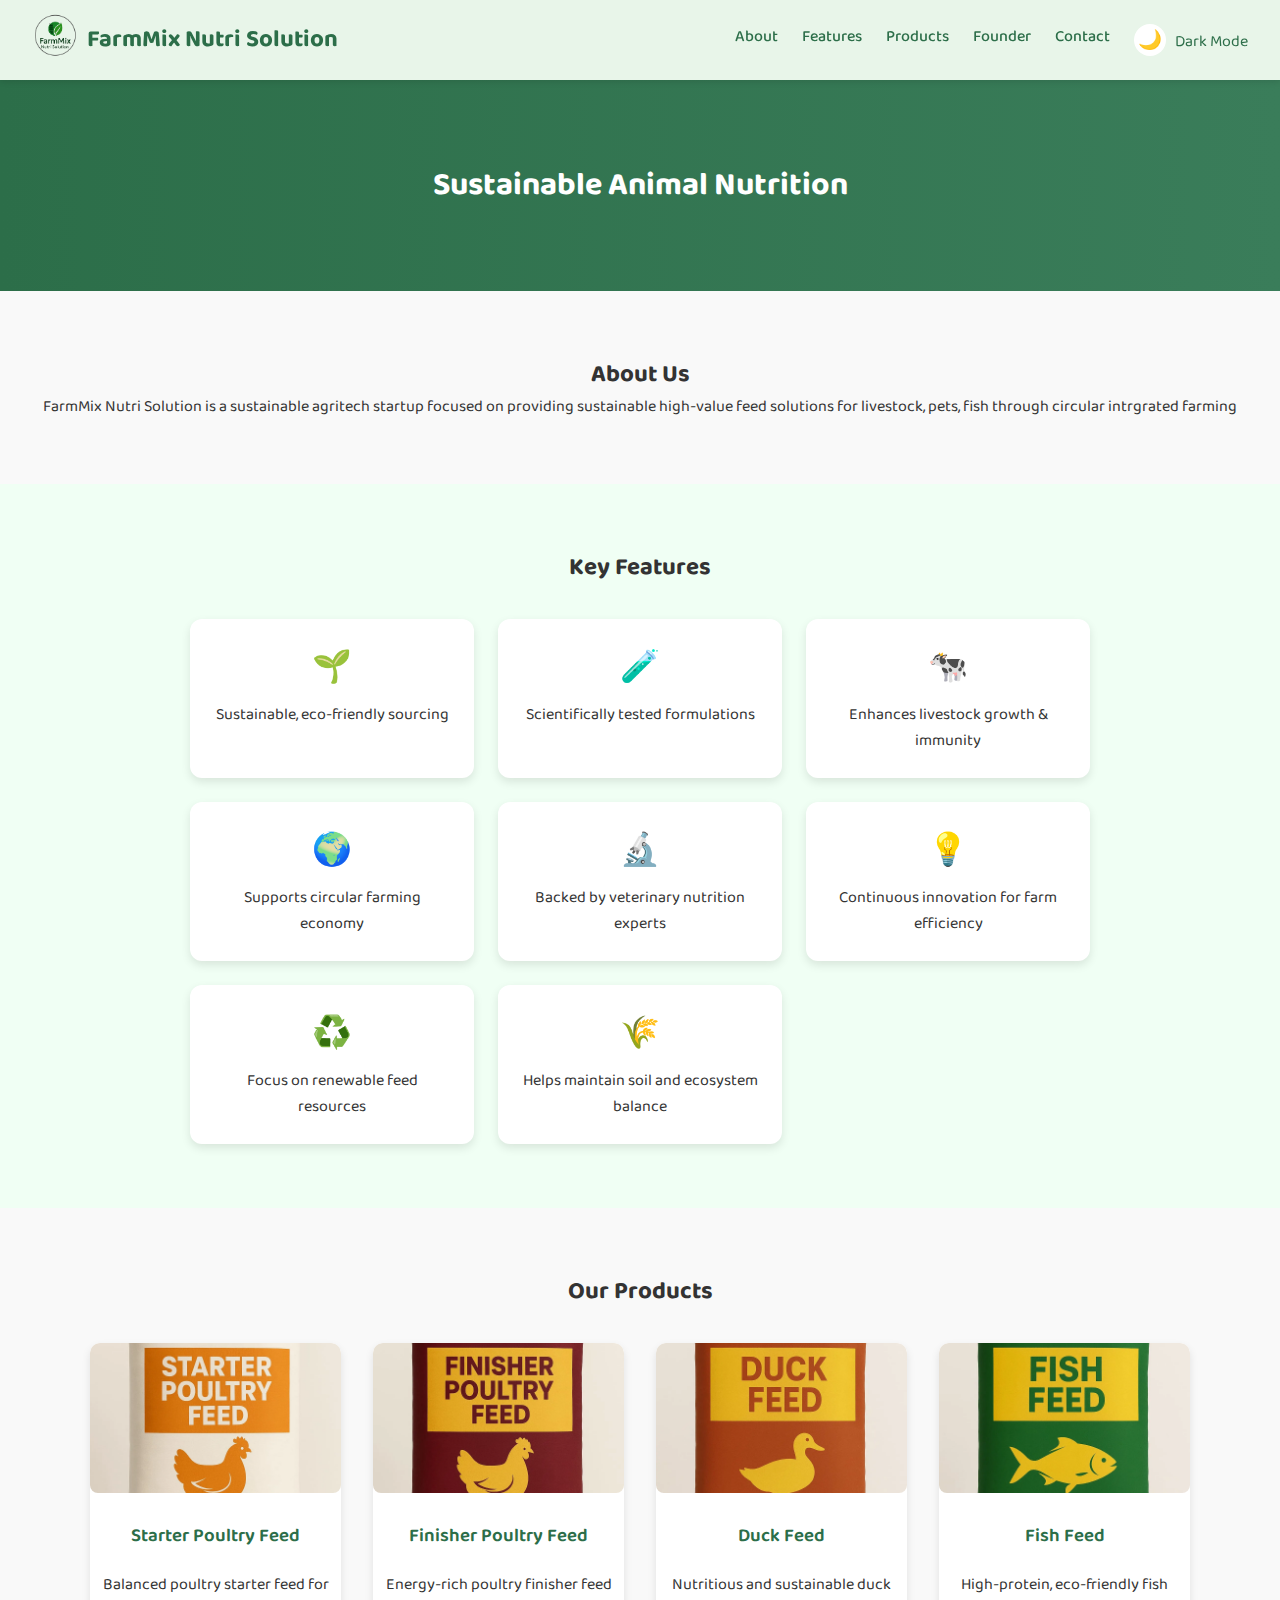
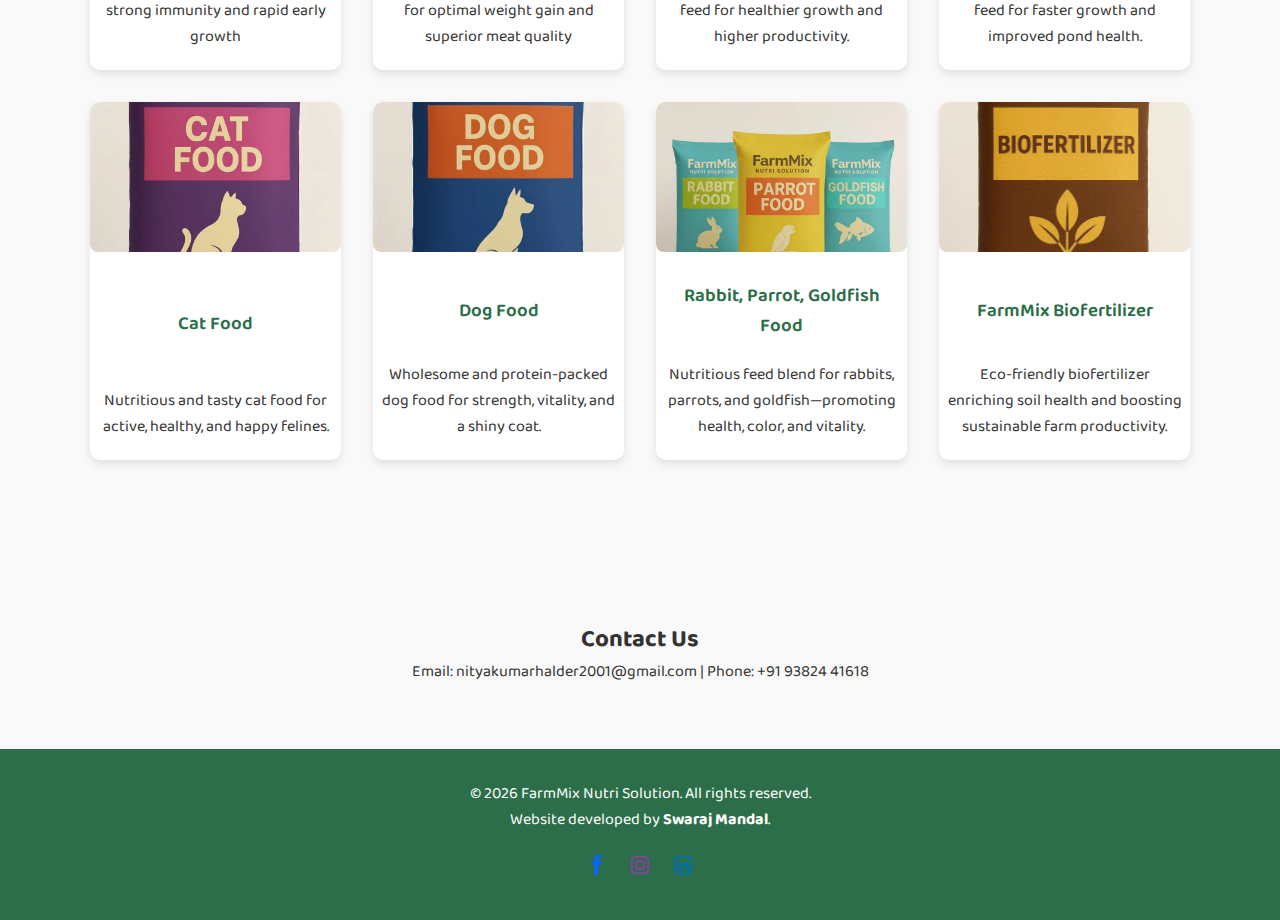
<file: index.html>
<!DOCTYPE html>
<html lang="en">

<head>
    <meta charset="UTF-8" />
    <meta name="viewport" content="width=device-width, initial-scale=1.0" />
    <title>FarmMix Nutri Solution | Home</title>
    <link rel="shortcut icon" href="./media/Image/favicon.ico" type="image/x-icon">

    <!-- Google tag (gtag.js) -->
    <script async src="https://www.googletagmanager.com/gtag/js?id=G-GT6N1QCFXF"></script>
    <script>
        window.dataLayer = window.dataLayer || [];
        function gtag() { dataLayer.push(arguments); }
        gtag('js', new Date());

        gtag('config', 'G-GT6N1QCFXF');
    </script>

    <!-- Google fonts: Baloo bhai 2 -->
    <link rel="preconnect" href="https://fonts.googleapis.com">
    <link rel="preconnect" href="https://fonts.gstatic.com" crossorigin>
    <link href="https://fonts.googleapis.com/css2?family=Baloo+Bhai+2:wght@400..800&display=swap" rel="stylesheet">

    <!-- CSS file  -->
    <link rel="stylesheet" href="style.css">
</head>

<body>
    <header>
        <div class="logo-container">
            <!-- Logo portion -->
            <a href="index.html"><img src="media/Image/FarmMix-Nutri-Solution-logo.webp" alt="Logo" /></a>
            <div class="logo"><a href="index.html">FarmMix Nutri Solution</a></div>
        </div>

        <div class="menu-toggle">☰</div>
        <nav>
            <ul>
                <li><a href="#about">About</a></li>
                <li><a href="#features">Features</a></li>
                <li><a href="#products">Products</a></li>
                <li><a href="about-owner.html">Founder</a></li>
                <li><a href="#contact">Contact</a></li>
                <li>
                    <div class="theme-toggle-wrapper">
                        <button class="toggle-theme" title="Toggle dark mode">🌙</button>
                        <span class="theme-label">Dark Mode</span>
                    </div>
                </li>
            </ul>
        </nav>
    </header>

    <section class="hero">
        <h1>Sustainable Animal Nutrition</h1>
        <!-- <p>FarmMix Nutri Solution is a sustainable agritech startup focused on providing high-value animal feed products
            that enhance livestock productivity and health.</p> -->
    </section>

    <section id="about" class="section">
        <h2>About Us</h2>
        <p>FarmMix Nutri Solution is a sustainable agritech startup focused on providing sustainable high-value feed
            solutions for livestock, pets, fish through circular intrgrated farming</p>
    </section>

    <section id="features" class="section">
        <h2>Key Features</h2>
        <div class="features-grid">
            <div class="feature-card"><span>🌱</span> Sustainable, eco-friendly sourcing</div>
            <div class="feature-card"><span>🧪</span> Scientifically tested formulations</div>
            <div class="feature-card"><span>🐄</span> Enhances livestock growth & immunity</div>
            <div class="feature-card"><span>🌍</span> Supports circular farming economy</div>
            <div class="feature-card"><span>🔬</span> Backed by veterinary nutrition experts</div>
            <div class="feature-card"><span>💡</span> Continuous innovation for farm efficiency</div>
            <div class="feature-card"><span>♻️</span> Focus on renewable feed resources</div>
            <div class="feature-card"><span>🌾</span> Helps maintain soil and ecosystem balance</div>
        </div>
    </section>

    <section id="products" class="section">
        <h2>Our Products</h2>
        <div class="products">
            <!-- Product 1 -->
            <div class="product-card">
                <div class="product-image">
                    <img src="./media/Image/Starter_poultry_feed.webp" alt="Starter Poultry Feed">
                </div>
                <h3>Starter Poultry Feed</h3>
                <p> Balanced poultry starter feed for strong immunity and rapid early growth</p>
            </div>
            <!-- Product 2 -->
            <div class="product-card">
                <div class="product-image">
                    <img src="./media/Image/Finisher_poultry-feed.webp" alt="Finisher Poultry Feed">
                </div>
                <h3>Finisher Poultry Feed</h3>
                <p>Energy-rich poultry finisher feed for optimal weight gain and superior meat quality </p>
            </div>
            <!-- Product 3 -->
            <div class="product-card">
                <div class="product-image">
                    <img src="./media/Image/Duck Feed.webp" alt="Duck Feed">
                </div>
                <h3>Duck Feed</h3>
                <p>Nutritious and sustainable duck feed for healthier growth and higher productivity.</p>
            </div>
            <!-- Product 4  -->
            <div class="product-card">
                <div class="product-image">
                    <img src="./media/Image/Fish Feed.webp" alt="Fish Feed">
                </div>
                <h3>Fish Feed</h3>
                <p>High-protein, eco-friendly fish feed for faster growth and improved pond health.</p>
            </div>
            <!-- Product 5  -->
            <div class="product-card">
                <div class="product-image">
                    <img src="./media/Image/cat_feed.webp" alt="Cat Feed">
                </div>
                <h3>Cat Food</h3>
                <p>Nutritious and tasty cat food for active, healthy, and happy felines.</p>
            </div>
            <!-- Product 6  -->
            <div class="product-card">
                <div class="product-image">
                    <img src="./media/Image/Dog_feed.webp" alt="Dog Feed">
                </div>
                <h3>Dog Food</h3>
                <p>Wholesome and protein-packed dog food for strength, vitality, and a shiny coat.</p>
            </div>
            <!-- Product 7  -->
            <div class="product-card">
                <div class="product-image">
                    <img src="./media/Image/rabbit.webp" alt="Rabbit Feed">
                </div>
                <h3>Rabbit, Parrot, Goldfish Food</h3>
                <p>Nutritious feed blend for rabbits, parrots, and goldfish—promoting health, color, and vitality.</p>
            </div>
            <!-- Product 8  -->
            <div class="product-card">
                <div class="product-image">
                    <img src="./media/Image/Biofertilizer.webp" alt="FarmMix Biofertilizer">
                </div>
                <h3>FarmMix Biofertilizer</h3>
                <p>Eco-friendly biofertilizer enriching soil health and boosting sustainable farm productivity.</p>
            </div>
        </div>
        </div>
    </section>

    <section id="contact" class="section">
        <h2>Contact Us</h2>
        <p>Email: nityakumarhalder2001@gmail.com | Phone: +91 93824 41618</p>
    </section>

    <footer>
        <p>&copy; <span id="year"></span> FarmMix Nutri Solution. All rights reserved.</p>
        <p class="developer-credit">Website developed by <strong><a
                    href="https://www.instagram.com/swaraj_5108?igsh=MXZtbm4zMTZvMGgwZQ==" target="_blank">Swaraj
                    Mandal</a></strong>.</p>

        <div class="social-links">
            <!-- Facebook -->
            <a href="https://www.facebook.com/profile.php?id=61583140228051&rdid=6Baw64hUU8frNbRf&share_url=https%3A%2F%2Fwww.facebook.com%2Fshare%2F17dL16XcVX%2F#"
                target="_blank" title="Facebook"><svg fill="#0866ff" height="20px" width="20px" version="1.1"
                    id="Layer_1" xmlns="http://www.w3.org/2000/svg" xmlns:xlink="http://www.w3.org/1999/xlink"
                    viewBox="-337 273 123.5 256" xml:space="preserve" stroke="#0866ff">
                    <g id="SVGRepo_bgCarrier" stroke-width="0"></g>
                    <g id="SVGRepo_tracerCarrier" stroke-linecap="round" stroke-linejoin="round" stroke="#CCCCCC"
                        stroke-width="0.24700000000000003"></g>
                    <g id="SVGRepo_iconCarrier">
                        <path
                            d="M-260.9,327.8c0-10.3,9.2-14,19.5-14c10.3,0,21.3,3.2,21.3,3.2l6.6-39.2c0,0-14-4.8-47.4-4.8c-20.5,0-32.4,7.8-41.1,19.3 c-8.2,10.9-8.5,28.4-8.5,39.7v25.7H-337V396h26.5v133h49.6V396h39.3l2.9-38.3h-42.2V327.8z">
                        </path>
                    </g>
                </svg></a>
            <!-- Instagram -->
            <a href="https://www.instagram.com/farmmixnutrisolution" target="_blank" title="Instagram"><svg width="20px"
                    height="20px" viewBox="0 0 24 24" fill="none" xmlns="http://www.w3.org/2000/svg">
                    <g id="SVGRepo_bgCarrier" stroke-width="0"></g>
                    <g id="SVGRepo_tracerCarrier" stroke-linecap="round" stroke-linejoin="round"></g>
                    <g id="SVGRepo_iconCarrier">
                        <path fill-rule="evenodd" clip-rule="evenodd"
                            d="M12 18C15.3137 18 18 15.3137 18 12C18 8.68629 15.3137 6 12 6C8.68629 6 6 8.68629 6 12C6 15.3137 8.68629 18 12 18ZM12 16C14.2091 16 16 14.2091 16 12C16 9.79086 14.2091 8 12 8C9.79086 8 8 9.79086 8 12C8 14.2091 9.79086 16 12 16Z"
                            fill="#a033ae"></path>
                        <path
                            d="M18 5C17.4477 5 17 5.44772 17 6C17 6.55228 17.4477 7 18 7C18.5523 7 19 6.55228 19 6C19 5.44772 18.5523 5 18 5Z"
                            fill="#a033ae"></path>
                        <path fill-rule="evenodd" clip-rule="evenodd"
                            d="M1.65396 4.27606C1 5.55953 1 7.23969 1 10.6V13.4C1 16.7603 1 18.4405 1.65396 19.7239C2.2292 20.8529 3.14708 21.7708 4.27606 22.346C5.55953 23 7.23969 23 10.6 23H13.4C16.7603 23 18.4405 23 19.7239 22.346C20.8529 21.7708 21.7708 20.8529 22.346 19.7239C23 18.4405 23 16.7603 23 13.4V10.6C23 7.23969 23 5.55953 22.346 4.27606C21.7708 3.14708 20.8529 2.2292 19.7239 1.65396C18.4405 1 16.7603 1 13.4 1H10.6C7.23969 1 5.55953 1 4.27606 1.65396C3.14708 2.2292 2.2292 3.14708 1.65396 4.27606ZM13.4 3H10.6C8.88684 3 7.72225 3.00156 6.82208 3.0751C5.94524 3.14674 5.49684 3.27659 5.18404 3.43597C4.43139 3.81947 3.81947 4.43139 3.43597 5.18404C3.27659 5.49684 3.14674 5.94524 3.0751 6.82208C3.00156 7.72225 3 8.88684 3 10.6V13.4C3 15.1132 3.00156 16.2777 3.0751 17.1779C3.14674 18.0548 3.27659 18.5032 3.43597 18.816C3.81947 19.5686 4.43139 20.1805 5.18404 20.564C5.49684 20.7234 5.94524 20.8533 6.82208 20.9249C7.72225 20.9984 8.88684 21 10.6 21H13.4C15.1132 21 16.2777 20.9984 17.1779 20.9249C18.0548 20.8533 18.5032 20.7234 18.816 20.564C19.5686 20.1805 20.1805 19.5686 20.564 18.816C20.7234 18.5032 20.8533 18.0548 20.9249 17.1779C20.9984 16.2777 21 15.1132 21 13.4V10.6C21 8.88684 20.9984 7.72225 20.9249 6.82208C20.8533 5.94524 20.7234 5.49684 20.564 5.18404C20.1805 4.43139 19.5686 3.81947 18.816 3.43597C18.5032 3.27659 18.0548 3.14674 17.1779 3.0751C16.2777 3.00156 15.1132 3 13.4 3Z"
                            fill="#a033ae"></path>
                    </g>
                </svg></a>
            <!-- linkedin -->
            <a href="https://www.linkedin.com/in/nitya-kumar-halder-b76bab1b2?utm_source=share&utm_campaign=share_via&utm_content=profile&utm_medium=android_app"
                target="_blank" title="LinkedIn"><svg width="20px" height="20px" viewBox="0 0 24 24" fill="none"
                    xmlns="http://www.w3.org/2000/svg" stroke="#">
                    <g id="SVGRepo_bgCarrier" stroke-width="0"></g>
                    <g id="SVGRepo_tracerCarrier" stroke-linecap="round" stroke-linejoin="round"></g>
                    <g id="SVGRepo_iconCarrier">
                        <path
                            d="M6.5 8C7.32843 8 8 7.32843 8 6.5C8 5.67157 7.32843 5 6.5 5C5.67157 5 5 5.67157 5 6.5C5 7.32843 5.67157 8 6.5 8Z"
                            fill="#0270ad"></path>
                        <path
                            d="M5 10C5 9.44772 5.44772 9 6 9H7C7.55228 9 8 9.44771 8 10V18C8 18.5523 7.55228 19 7 19H6C5.44772 19 5 18.5523 5 18V10Z"
                            fill="#0270ad"></path>
                        <path
                            d="M11 19H12C12.5523 19 13 18.5523 13 18V13.5C13 12 16 11 16 13V18.0004C16 18.5527 16.4477 19 17 19H18C18.5523 19 19 18.5523 19 18V12C19 10 17.5 9 15.5 9C13.5 9 13 10.5 13 10.5V10C13 9.44771 12.5523 9 12 9H11C10.4477 9 10 9.44772 10 10V18C10 18.5523 10.4477 19 11 19Z"
                            fill="#0270ad"></path>
                        <path fill-rule="evenodd" clip-rule="evenodd"
                            d="M20 1C21.6569 1 23 2.34315 23 4V20C23 21.6569 21.6569 23 20 23H4C2.34315 23 1 21.6569 1 20V4C1 2.34315 2.34315 1 4 1H20ZM20 3C20.5523 3 21 3.44772 21 4V20C21 20.5523 20.5523 21 20 21H4C3.44772 21 3 20.5523 3 20V4C3 3.44772 3.44772 3 4 3H20Z"
                            fill="#0270ad"></path>
                    </g>
                </svg></a>
        </div>
    </footer>

    <button id="backToTop" title="Go to top">↑</button>

    <script src="script.js"></script>
</body>

</html>
</file>
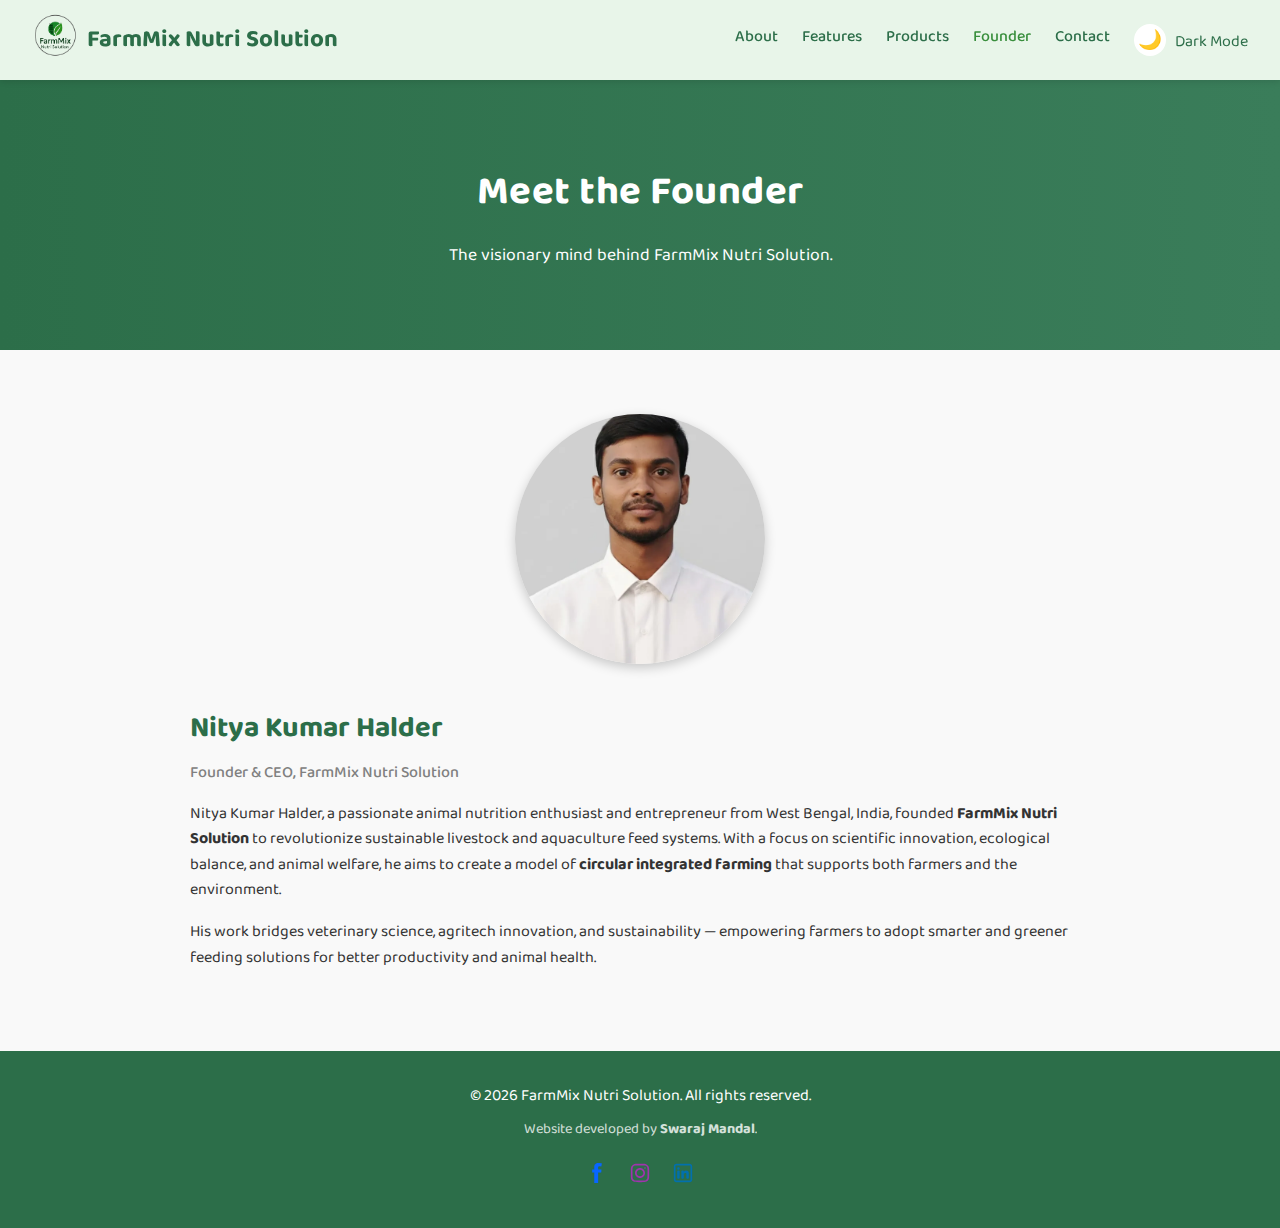
<file: about-owner.html>
<!DOCTYPE html>
<html lang="en">

<head>
    <meta charset="UTF-8">
    <meta name="viewport" content="width=device-width, initial-scale=1.0">
    <title>About the Founder | FarmMix Nutri Solution</title>
    <link rel="shortcut icon" href="./media/Image/favicon.ico" type="image/x-icon">

    <!-- Google tag (gtag.js) -->
    <script async src="https://www.googletagmanager.com/gtag/js?id=G-GT6N1QCFXF"></script>
    <script>
        window.dataLayer = window.dataLayer || [];
        function gtag() { dataLayer.push(arguments); }
        gtag('js', new Date());

        gtag('config', 'G-GT6N1QCFXF');
    </script>

     <!-- Google fonts: Baloo bhai 2 -->
    <link rel="preconnect" href="https://fonts.googleapis.com">
    <link rel="preconnect" href="https://fonts.gstatic.com" crossorigin>
    <link href="https://fonts.googleapis.com/css2?family=Baloo+Bhai+2:wght@400..800&display=swap" rel="stylesheet">

    <!-- Main shared site styles -->
    <link rel="stylesheet" href="style.css">
    <!-- Page-specific styles -->
    <link rel="stylesheet" href="about-owner.css">
</head>

<body>
    <header>
        <div class="logo-container">
            <a href="index.html"><img src="media/Image/FarmMix-Nutri-Solution-logo.webp" alt="Logo" /></a>
            <div class="logo"><a href="index.html">FarmMix Nutri Solution</a></div>
        </div>

        <div class="menu-toggle">☰</div>
        <nav>
            <ul>
                <li><a href="index.html#about">About</a></li>
                <li><a href="index.html#features">Features</a></li>
                <li><a href="index.html#products">Products</a></li>
                <li><a href="about-owner.html" class="active">Founder</a></li>
                <li><a href="index.html#contact">Contact</a></li>
                <li>
                    <div class="theme-toggle-wrapper">
                        <button class="toggle-theme" title="Toggle dark mode">🌙</button>
                        <span class="theme-label">Dark Mode</span>
                    </div>
                </li>
            </ul>
        </nav>
    </header>

    <!-- Hero Section -->
    <section class="hero founder-hero">
        <h1>Meet the Founder</h1>
        <p>The visionary mind behind FarmMix Nutri Solution.</p>
    </section>

    <!-- Founder Section -->
    <section id="founder" class="section founder-section">
        <div class="founder-container">
            <div class="founder-image">
                <img src="./media/Image/founder.webp" alt="Founder - Nitya Kumar Halder">
            </div>
            <div class="founder-info">
                <h2>Nitya Kumar Halder</h2>
                <h4>Founder & CEO, FarmMix Nutri Solution</h4>
                <p>
                    Nitya Kumar Halder, a passionate animal nutrition enthusiast and entrepreneur from West Bengal, India, founded
                    <strong>FarmMix Nutri Solution</strong> to revolutionize sustainable livestock and aquaculture feed systems.
                    With a focus on scientific innovation, ecological balance, and animal welfare, he aims to create a model of
                    <strong>circular integrated farming</strong> that supports both farmers and the environment.
                </p>
                <p>
                    His work bridges veterinary science, agritech innovation, and sustainability — empowering farmers to adopt
                    smarter and greener feeding solutions for better productivity and animal health.
                </p>
            </div>
        </div>
    </section>

    <!-- Footer -->
    <footer>
        <p>&copy; <span id="year"></span> FarmMix Nutri Solution. All rights reserved.</p>
        <p class="developer-credit">Website developed by <strong><a href="https://www.instagram.com/swaraj_5108?igsh=MXZtbm4zMTZvMGgwZQ==" target="_blank">Swaraj Mandal</a></strong>.</p>

        <div class="social-links">
            <!-- Facebook -->
            <a href="https://www.facebook.com/profile.php?id=61583140228051&rdid=6Baw64hUU8frNbRf&share_url=https%3A%2F%2Fwww.facebook.com%2Fshare%2F17dL16XcVX%2F#"
                target="_blank" title="Facebook"><svg fill="#0866ff" height="20px" width="20px" version="1.1"
                    id="Layer_1" xmlns="http://www.w3.org/2000/svg" xmlns:xlink="http://www.w3.org/1999/xlink"
                    viewBox="-337 273 123.5 256" xml:space="preserve" stroke="#0866ff">
                    <g id="SVGRepo_bgCarrier" stroke-width="0"></g>
                    <g id="SVGRepo_tracerCarrier" stroke-linecap="round" stroke-linejoin="round" stroke="#CCCCCC"
                        stroke-width="0.24700000000000003"></g>
                    <g id="SVGRepo_iconCarrier">
                        <path
                            d="M-260.9,327.8c0-10.3,9.2-14,19.5-14c10.3,0,21.3,3.2,21.3,3.2l6.6-39.2c0,0-14-4.8-47.4-4.8c-20.5,0-32.4,7.8-41.1,19.3 c-8.2,10.9-8.5,28.4-8.5,39.7v25.7H-337V396h26.5v133h49.6V396h39.3l2.9-38.3h-42.2V327.8z">
                        </path>
                    </g>
                </svg></a>
            <!-- Instagram -->
            <a href="https://www.instagram.com/farmmixnutrisolution" target="_blank" title="Instagram"><svg width="20px"
                    height="20px" viewBox="0 0 24 24" fill="none" xmlns="http://www.w3.org/2000/svg">
                    <g id="SVGRepo_bgCarrier" stroke-width="0"></g>
                    <g id="SVGRepo_tracerCarrier" stroke-linecap="round" stroke-linejoin="round"></g>
                    <g id="SVGRepo_iconCarrier">
                        <path fill-rule="evenodd" clip-rule="evenodd"
                            d="M12 18C15.3137 18 18 15.3137 18 12C18 8.68629 15.3137 6 12 6C8.68629 6 6 8.68629 6 12C6 15.3137 8.68629 18 12 18ZM12 16C14.2091 16 16 14.2091 16 12C16 9.79086 14.2091 8 12 8C9.79086 8 8 9.79086 8 12C8 14.2091 9.79086 16 12 16Z"
                            fill="#a033ae"></path>
                        <path
                            d="M18 5C17.4477 5 17 5.44772 17 6C17 6.55228 17.4477 7 18 7C18.5523 7 19 6.55228 19 6C19 5.44772 18.5523 5 18 5Z"
                            fill="#a033ae"></path>
                        <path fill-rule="evenodd" clip-rule="evenodd"
                            d="M1.65396 4.27606C1 5.55953 1 7.23969 1 10.6V13.4C1 16.7603 1 18.4405 1.65396 19.7239C2.2292 20.8529 3.14708 21.7708 4.27606 22.346C5.55953 23 7.23969 23 10.6 23H13.4C16.7603 23 18.4405 23 19.7239 22.346C20.8529 21.7708 21.7708 20.8529 22.346 19.7239C23 18.4405 23 16.7603 23 13.4V10.6C23 7.23969 23 5.55953 22.346 4.27606C21.7708 3.14708 20.8529 2.2292 19.7239 1.65396C18.4405 1 16.7603 1 13.4 1H10.6C7.23969 1 5.55953 1 4.27606 1.65396C3.14708 2.2292 2.2292 3.14708 1.65396 4.27606ZM13.4 3H10.6C8.88684 3 7.72225 3.00156 6.82208 3.0751C5.94524 3.14674 5.49684 3.27659 5.18404 3.43597C4.43139 3.81947 3.81947 4.43139 3.43597 5.18404C3.27659 5.49684 3.14674 5.94524 3.0751 6.82208C3.00156 7.72225 3 8.88684 3 10.6V13.4C3 15.1132 3.00156 16.2777 3.0751 17.1779C3.14674 18.0548 3.27659 18.5032 3.43597 18.816C3.81947 19.5686 4.43139 20.1805 5.18404 20.564C5.49684 20.7234 5.94524 20.8533 6.82208 20.9249C7.72225 20.9984 8.88684 21 10.6 21H13.4C15.1132 21 16.2777 20.9984 17.1779 20.9249C18.0548 20.8533 18.5032 20.7234 18.816 20.564C19.5686 20.1805 20.1805 19.5686 20.564 18.816C20.7234 18.5032 20.8533 18.0548 20.9249 17.1779C20.9984 16.2777 21 15.1132 21 13.4V10.6C21 8.88684 20.9984 7.72225 20.9249 6.82208C20.8533 5.94524 20.7234 5.49684 20.564 5.18404C20.1805 4.43139 19.5686 3.81947 18.816 3.43597C18.5032 3.27659 18.0548 3.14674 17.1779 3.0751C16.2777 3.00156 15.1132 3 13.4 3Z"
                            fill="#a033ae"></path>
                    </g>
                </svg></a>
            <!-- linkedin -->
            <a href="https://www.linkedin.com/in/nitya-kumar-halder-b76bab1b2?utm_source=share&utm_campaign=share_via&utm_content=profile&utm_medium=android_app"
                target="_blank" title="LinkedIn"><svg width="20px" height="20px" viewBox="0 0 24 24" fill="none"
                    xmlns="http://www.w3.org/2000/svg" stroke="#">
                    <g id="SVGRepo_bgCarrier" stroke-width="0"></g>
                    <g id="SVGRepo_tracerCarrier" stroke-linecap="round" stroke-linejoin="round"></g>
                    <g id="SVGRepo_iconCarrier">
                        <path
                            d="M6.5 8C7.32843 8 8 7.32843 8 6.5C8 5.67157 7.32843 5 6.5 5C5.67157 5 5 5.67157 5 6.5C5 7.32843 5.67157 8 6.5 8Z"
                            fill="#0270ad"></path>
                        <path
                            d="M5 10C5 9.44772 5.44772 9 6 9H7C7.55228 9 8 9.44771 8 10V18C8 18.5523 7.55228 19 7 19H6C5.44772 19 5 18.5523 5 18V10Z"
                            fill="#0270ad"></path>
                        <path
                            d="M11 19H12C12.5523 19 13 18.5523 13 18V13.5C13 12 16 11 16 13V18.0004C16 18.5527 16.4477 19 17 19H18C18.5523 19 19 18.5523 19 18V12C19 10 17.5 9 15.5 9C13.5 9 13 10.5 13 10.5V10C13 9.44771 12.5523 9 12 9H11C10.4477 9 10 9.44772 10 10V18C10 18.5523 10.4477 19 11 19Z"
                            fill="#0270ad"></path>
                        <path fill-rule="evenodd" clip-rule="evenodd"
                            d="M20 1C21.6569 1 23 2.34315 23 4V20C23 21.6569 21.6569 23 20 23H4C2.34315 23 1 21.6569 1 20V4C1 2.34315 2.34315 1 4 1H20ZM20 3C20.5523 3 21 3.44772 21 4V20C21 20.5523 20.5523 21 20 21H4C3.44772 21 3 20.5523 3 20V4C3 3.44772 3.44772 3 4 3H20Z"
                            fill="#0270ad"></path>
                    </g>
                </svg></a>
        </div>
    </footer>

    <button id="backToTop" title="Go to top">↑</button>

    <script src="script.js"></script>
</body>
</html>
</file>
<file: style.css>
/* --- Basic Styles --- */
* {
    margin: 0;
    padding: 0;
    box-sizing: border-box;
    scroll-behavior: smooth;
}

body {

    font-family: "Baloo Bhai 2", "Poppins", sans-serif;
    font-optical-sizing: auto;
    font-weight: 400;
    font-style: normal;

    background-color: var(--bg-color, #f9f9f9);
    color: var(--text-color, #333);
    transition: background-color 0.3s, color 0.3s;
}

/* --- Header --- */
header {
    background: #e8f5e9;
    /* soft green for contrast with logo */
    color: #2c6e49;
    padding: 0.8rem 2rem;
    display: flex;
    justify-content: space-between;
    align-items: center;
    position: sticky;
    top: 0;
    z-index: 1000;
    box-shadow: 0 2px 6px rgba(0, 0, 0, 0.1);
}

.logo-container {
    display: flex;
    align-items: center;
    gap: 10px;
}

.logo-container img {
    width: 45px;
    height: 45px;
    border-radius: 50%;
    object-fit: cover;
}

.logo,
.logo a {
    text-decoration: none;
    font-size: 1.5rem;
    font-weight: bold;
    color: #2c6e49;
}

/* Navigation Bar */
nav ul {
    list-style: none;
    display: flex;
    gap: 1.5rem;
    align-items: left;
}

nav a {
    color: #2c6e49;
    text-decoration: none;
    font-weight: 500;
    transition: color 0.3s;
}

nav a:hover,
nav a.active {
    color: #388e3c;
}

/* --- Mobile Menu --- */
.menu-toggle {
    display: none;
    font-size: 1.5rem;
    cursor: pointer;
    color: #2c6e49;
}

@media (max-width: 768px) {
    nav ul {
        display: none;
        flex-direction: column;
        background: #e8f5e9;
        position: absolute;
        top: 60px;
        right: 0;
        width: 200px;
        padding: 1rem;
        border-radius: 8px;
    }

    nav ul.active {
        display: flex;
    }

    .menu-toggle {
        display: block;
    }

    /*Edit - 1: Readable text in Dark mode on mobile */
    .dark nav ul {
        background: #163c2c;
    }

    .dark nav a {
        color: #f2f2f2;
    }

    .dark nav a:hover {
        color: #90ee90;
    }
}


/* --- Hero Section --- */
.hero {
    text-align: center;
    padding: 5rem 2rem;
    background: linear-gradient(to right, #2c6e49, #3a7d5a);
    color: white;
    animation: fadeIn 1.2s ease;
}

@keyframes fadeIn {
    from {
        opacity: 0;
        transform: translateY(20px);
    }

    to {
        opacity: 1;
        transform: translateY(0);
    }
}

/* --- Section --- */
.section {
    padding: 4rem 2rem;
    text-align: center;
}

/* --- Features Section --- */
#features {
    background: var(--features-bg, #f0fff4);
    transition: background-color 0.3s;
}

.features-grid {
    display: grid;
    grid-template-columns: repeat(auto-fit, minmax(220px, 1fr));
    gap: 1.5rem;
    max-width: 900px;
    margin: 2rem auto 0;
}

.feature-card {
    background: var(--card-bg, #ffffff);
    padding: 1.5rem;
    border-radius: 12px;
    box-shadow: 0 4px 10px rgba(0, 0, 0, 0.1);
    transition: transform 0.3s, box-shadow 0.3s, background 0.3s;
}

.feature-card:hover {
    transform: translateY(-8px);
    box-shadow: 0 8px 20px rgba(0, 0, 0, 0.15);
}

.feature-card span {
    font-size: 2rem;
    display: block;
    margin-bottom: 0.5rem;
}

/* --- Products --- */
.products {
    display: grid;
    grid-template-columns: repeat(auto-fit, minmax(220px, 1fr));
    gap: 2rem;
    max-width: 1100px;
    margin: 2rem auto;
}

.product-card {
    background: var(--card-bg, #ffffff);
    border-radius: 10px;
    box-shadow: 0 4px 8px rgba(0, 0, 0, 0.1);
    overflow: hidden;
    position: relative;
    transition: transform 0.3s, box-shadow 0.3s, background 0.3s;
    cursor: pointer;
    display: flex;
    flex-direction: column;
    justify-content: space-between;
    text-align: center;
}

/* Create a wrapper so image and text don’t overlap */
.product-image {
    position: relative;
    overflow: hidden;
    border-radius: 8px;
    background: #fff;
}

.product-image img {
    width: 100%;
    height: 200px;
    object-fit: cover;
    transition: transform 0.5s ease, object-fit 0.5s ease;
    display: block;
    z-index: 1;
    position: relative;
}

/* Hover Effects */
.product-card:hover {
    transform: translateY(-8px);
    box-shadow: 0 8px 16px rgba(0, 0, 0, 0.2);
    background: #e8f5e9;
    /* light green background */
}

/* Zoomed image with full view and green backdrop */
.product-card:hover .product-image {
    background: #dcedc8;
    /* softer green */
}

.product-card:hover .product-image img {
    transform: scale(1.2);
    object-fit: contain;
}

/* Ensure text always stays above background and not behind image */
.product-card h3,
.product-card p {
    position: relative;
    z-index: 2;
    background: transparent;
    margin: 0.8rem 0.5rem 1.25rem 0.5rem;
}

.product-card img {
    width: 100%;
    height: 150px;
    object-fit: cover;
    border-radius: 8px;
    margin-bottom: 1rem;
}

.product-card:hover {
    transform: translateY(-8px);
    box-shadow: 0 8px 16px rgba(0, 0, 0, 0.2);
}

.product-card h3 {
    color: #2c6e49;
    margin-bottom: 0.5rem;
    font-weight: 600;
}

/* --- Footer --- */
footer {
    background: #2c6e49;
    color: white;
    text-align: center;
    padding: 2rem 1rem;
}

footer p strong a {
    text-decoration: none;
    color: white;
}

.social-links {
    margin-top: 1rem;
}

.social-links a {
    margin: 0 10px;
    color: white;
    font-size: 1.5rem;
    text-decoration: none;
    transition: color 0.3s;
}

.social-links a:hover {
    color: #ffd166;
}

/* ----------------------------------------
            🌙 Dark Mode Adjustmets 
------------------------------------------- */
.dark {
    --bg-color: #1c1c1c;
    --text-color: #f2f2f2;
    --features-bg: #163c2c;
    /* dark green instead of black */
    --card-bg: #2a3c2a;
}

.dark header {
    background: #244c37;
    color: #f2f2f2;
}

.dark .logo {
    color: #f2f2f2;
}

.dark nav a {
    color: #f2f2f2;
}

.dark nav a.active {
    color: #90ee90;
}

.toggle-theme {
    cursor: pointer;
    font-size: 1.2rem;
    background: white;
    color: #2c6e49;
    border: none;
    border-radius: 50%;
    width: 32px;
    height: 32px;
}

.theme-label {
    cursor: pointer;
    margin-left: 0.4rem;
    user-select: none;
    transition: color 0.3s;
}

.theme-label:hover {
    color: #388e3c;
}


/* --- Back to Top Button --- */
#backToTop {
    position: fixed;
    bottom: 25px;
    right: 25px;
    background: #2c6e49;
    color: white;
    border: none;
    border-radius: 50%;
    width: 45px;
    height: 45px;
    font-size: 1.5rem;
    cursor: pointer;
    display: none;
    transition: background 0.3s;
    z-index: 999;
}

#backToTop:hover {
    background: #3a7d5a;
}
</file>
<file: about-owner.css>
/* -------------------------------
   Founder Page Styles
---------------------------------*/

/* Hero section (same gradient as home) */
.founder-hero {
    background: linear-gradient(to right, #2c6e49, #3a7d5a);
    color: white;
    text-align: center;
    padding: 5rem 2rem;
}

.founder-hero h1 {
    font-size: 2.5rem;
    margin-bottom: 1rem;
    letter-spacing: 0.5px;
}

.founder-hero p {
    font-size: 1.1rem;
    max-width: 700px;
    margin: 0 auto;
}

/* Founder Section */
.founder-section {
    padding: 4rem 2rem;
}

.founder-container {
    max-width: 900px;
    margin: 0 auto;
    display: flex;
    flex-wrap: wrap;
    align-items: center;
    justify-content: center;
    gap: 2rem;
    text-align: left;
}

/* Founder Image */
.founder-image img {
    width: 250px;
    height: 250px;
    border-radius: 50%;
    object-fit: cover;
    box-shadow: 0 4px 12px rgba(0, 0, 0, 0.2);
}

/* Founder Info */
.founder-info h2 {
    color: #2c6e49;
    margin-bottom: 0.5rem;
    font-size: 1.8rem;
}

.founder-info h4 {
    color: gray;
    margin-bottom: 1rem;
    font-weight: 500;
}

.founder-info p {
    line-height: 1.6;
    margin-bottom: 1rem;
}

/* Developer credit in footer */
.developer-credit {
    font-size: 0.9rem;
    opacity: 0.8;
    margin-top: 0.5rem;
}

/* -------------------------------
   🌙 Dark Mode Adjustments
---------------------------------*/

.dark .founder-hero {
    background: linear-gradient(to right, #163c2c, #1e4a35);
    color: #e8f5e9;
}

.dark .founder-section {
    background-color: #1c1c1c;
    color: #f2f2f2;
}

.dark .founder-info h2 {
    color: #90ee90;
}

.dark .founder-info h4 {
    color: #b0b0b0;
}

.dark .founder-info p {
    color: #e0e0e0;
}

.dark .founder-image img {
    box-shadow: 0 0 12px rgba(144, 238, 144, 0.3);
}

.dark footer {
    background: #244c37;
}
</file>
